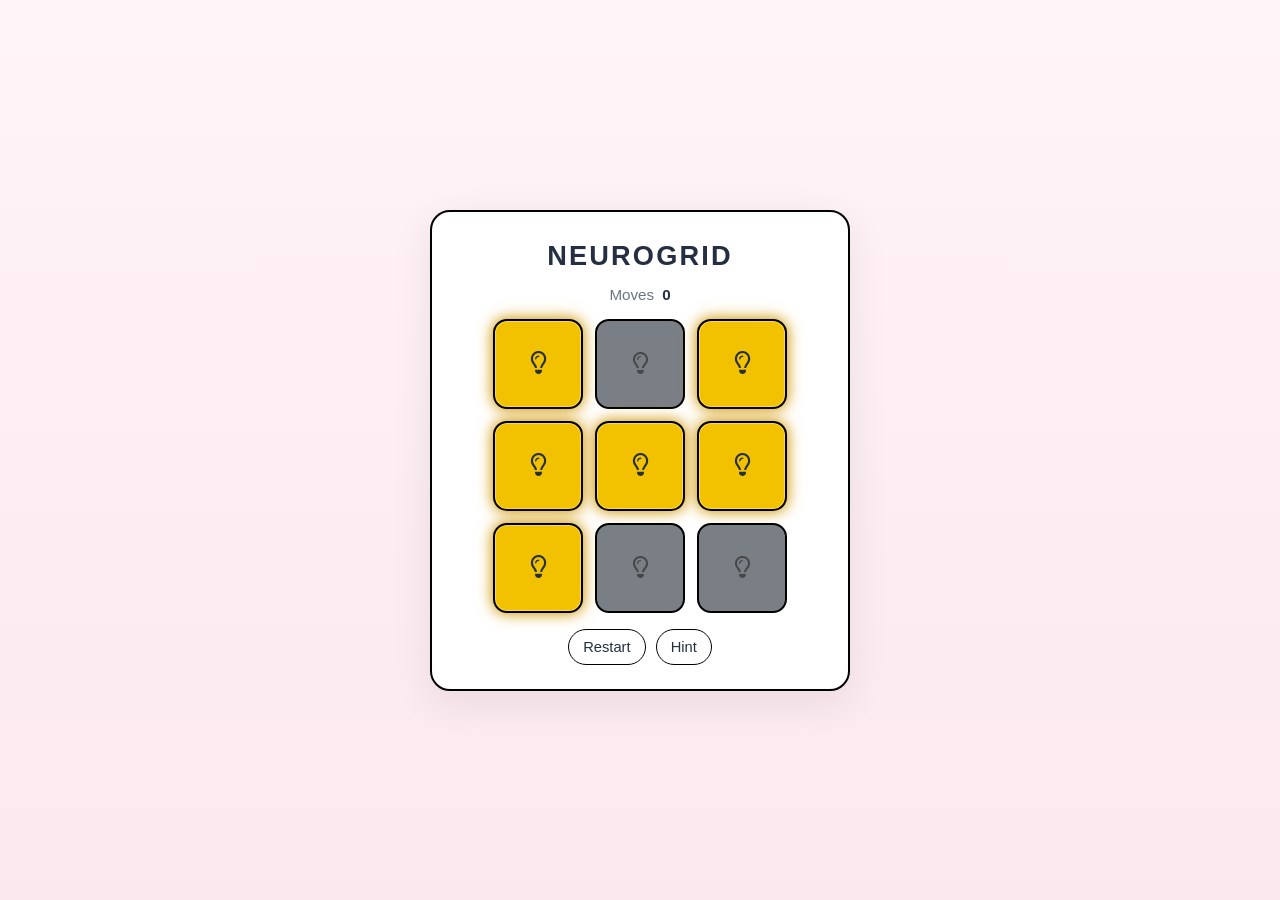
<file: index.html>
<!DOCTYPE html>
<html lang="en">
<head>
  <meta charset="UTF-8" />
  <meta name="viewport" content="width=device-width, initial-scale=1.0" />
  <title>NeuroGrid</title>
  <link rel="stylesheet" href="styles.css" />
  <link rel="stylesheet" href="https://cdnjs.cloudflare.com/ajax/libs/font-awesome/6.5.2/css/all.min.css" />
</head>
<body>
  <main class="game-shell">
    <h1 class="title">NeuroGrid</h1>
    <div class="status">Moves <strong id="moves">0</strong></div>
    <div class="grid" id="grid"></div>
    <div class="controls">
      <button onclick="newGame()">Restart</button>
      <button onclick="getHint()">Hint</button>
    </div>
  </main>

  <script src="script.js"></script>
</body>
</html>
</file>
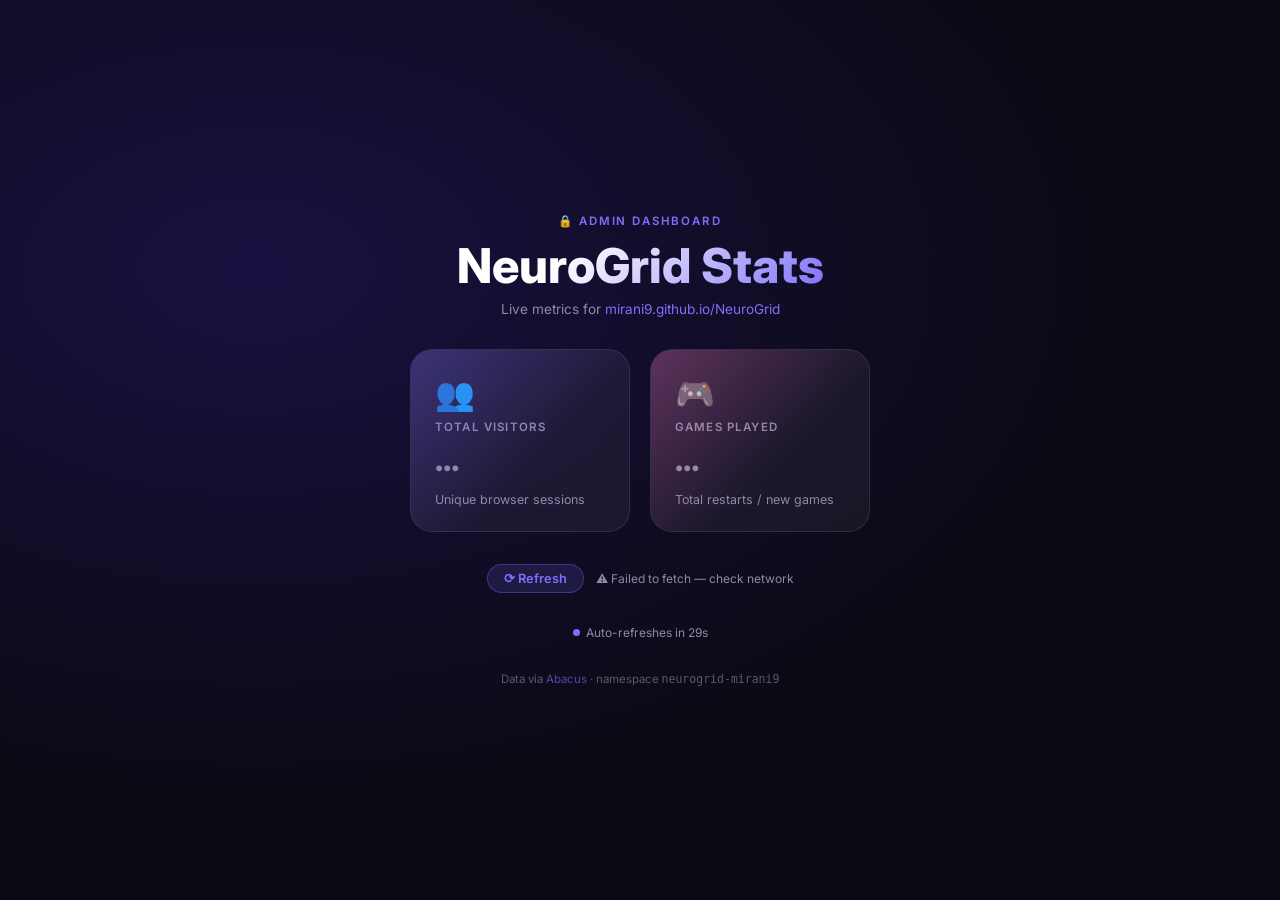
<file: admin.html>
<!-- ONLY FOR ADMIN -->
<!DOCTYPE html>
<html lang="en">
<head>
  <meta charset="UTF-8" />
  <meta name="viewport" content="width=device-width, initial-scale=1.0" />
  <title>NeuroGrid · Admin</title>
  <!-- Prevent search engines from indexing this page -->
  <meta name="robots" content="noindex, nofollow" />
  <link rel="preconnect" href="https://fonts.googleapis.com" />
  <link rel="preconnect" href="https://fonts.gstatic.com" crossorigin />
  <link href="https://fonts.googleapis.com/css2?family=Inter:wght@300;400;600;700;800&display=swap" rel="stylesheet" />
  <style>
    *, *::before, *::after { box-sizing: border-box; margin: 0; padding: 0; }

    :root {
      --bg-1: #0a0a14;
      --bg-2: #0f0f1e;
      --card: rgba(255,255,255,0.05);
      --card-border: rgba(255,255,255,0.10);
      --accent: #7c6ffa;
      --accent-2: #f472b6;
      --text: #f1f1f9;
      --muted: #8b8ba9;
    }

    body {
      min-height: 100vh;
      font-family: 'Inter', sans-serif;
      background: radial-gradient(ellipse at 20% 30%, #1a1040 0%, var(--bg-1) 60%),
                  radial-gradient(ellipse at 80% 70%, #150d2a 0%, transparent 60%);
      color: var(--text);
      display: flex;
      flex-direction: column;
      align-items: center;
      justify-content: center;
      padding: 32px 16px;
      gap: 32px;
    }

    /* ── Header ── */
    .header {
      text-align: center;
    }
    .header-label {
      font-size: 0.72rem;
      font-weight: 600;
      letter-spacing: 0.16em;
      text-transform: uppercase;
      color: var(--accent);
      margin-bottom: 8px;
    }
    .header h1 {
      font-size: clamp(1.8rem, 5vw, 3rem);
      font-weight: 800;
      background: linear-gradient(135deg, #fff 30%, var(--accent));
      -webkit-background-clip: text;
      -webkit-text-fill-color: transparent;
      background-clip: text;
    }
    .header-sub {
      margin-top: 6px;
      font-size: 0.85rem;
      color: var(--muted);
    }

    /* ── Cards grid ── */
    .cards {
      display: flex;
      gap: 20px;
      flex-wrap: wrap;
      justify-content: center;
    }

    .card {
      width: 220px;
      background: var(--card);
      border: 1px solid var(--card-border);
      border-radius: 22px;
      padding: 28px 24px 24px;
      backdrop-filter: blur(14px);
      display: flex;
      flex-direction: column;
      gap: 10px;
      position: relative;
      overflow: hidden;
      transition: transform 0.25s ease, box-shadow 0.25s ease;
    }

    .card:hover {
      transform: translateY(-4px);
      box-shadow: 0 20px 48px rgba(0,0,0,0.4);
    }

    .card::before {
      content: '';
      position: absolute;
      inset: -1px;
      border-radius: 22px;
      background: linear-gradient(135deg, rgba(124,111,250,0.3), transparent 60%);
      pointer-events: none;
    }

    .card:nth-child(2)::before {
      background: linear-gradient(135deg, rgba(244,114,182,0.3), transparent 60%);
    }

    .card-icon {
      font-size: 2rem;
      line-height: 1;
    }

    .card-label {
      font-size: 0.72rem;
      font-weight: 600;
      letter-spacing: 0.1em;
      text-transform: uppercase;
      color: var(--muted);
    }

    .card-value {
      font-size: 3rem;
      font-weight: 800;
      line-height: 1;
      color: #fff;
      letter-spacing: -0.02em;
      min-height: 1.2em;
      transition: color 0.4s;
    }

    .card-value.loading {
      color: var(--muted);
      font-size: 2rem;
    }

    .card-sub {
      font-size: 0.78rem;
      color: var(--muted);
    }

    /* ── Refresh bar ── */
    .refresh-row {
      display: flex;
      align-items: center;
      gap: 12px;
      color: var(--muted);
      font-size: 0.8rem;
    }

    #refresh-btn {
      background: rgba(124,111,250,0.15);
      border: 1px solid rgba(124,111,250,0.35);
      color: var(--accent);
      border-radius: 999px;
      padding: 6px 16px;
      font-size: 0.8rem;
      font-weight: 600;
      font-family: inherit;
      cursor: pointer;
      transition: background 0.2s, transform 0.15s;
    }

    #refresh-btn:hover {
      background: rgba(124,111,250,0.28);
      transform: translateY(-1px);
    }

    #refresh-btn:active { transform: scale(0.97); }

    #last-updated {
      font-size: 0.75rem;
      color: var(--muted);
    }

    /* ── Countdown ring ── */
    .countdown-wrap {
      display: flex;
      align-items: center;
      gap: 6px;
      color: var(--muted);
      font-size: 0.75rem;
    }

    .dot {
      width: 7px; height: 7px;
      border-radius: 50%;
      background: var(--accent);
      animation: pulse-dot 1.5s ease-in-out infinite;
    }

    @keyframes pulse-dot {
      0%, 100% { opacity: 1; transform: scale(1); }
      50%       { opacity: 0.4; transform: scale(0.7); }
    }

    /* ── Footer ── */
    .footer {
      font-size: 0.72rem;
      color: var(--muted);
      text-align: center;
      opacity: 0.6;
    }

    .footer a { color: var(--accent); text-decoration: none; }
    .footer a:hover { text-decoration: underline; }

    /* ── Spin animation on refresh ── */
    @keyframes spin { to { transform: rotate(360deg); } }
    .spinning { display: inline-block; animation: spin 0.6s linear; }
  </style>
</head>
<body>

  <div class="header">
    <div class="header-label">🔒 Admin Dashboard</div>
    <h1>NeuroGrid Stats</h1>
    <div class="header-sub">Live metrics for <a href="https://mirani9.github.io/NeuroGrid/" target="_blank" style="color:var(--accent);text-decoration:none;">mirani9.github.io/NeuroGrid</a></div>
  </div>

  <div class="cards">
    <div class="card" id="card-visitors">
      <div class="card-icon">👥</div>
      <div class="card-label">Total Visitors</div>
      <div class="card-value loading" id="val-visitors">…</div>
      <div class="card-sub">Unique browser sessions</div>
    </div>
    <div class="card" id="card-games">
      <div class="card-icon">🎮</div>
      <div class="card-label">Games Played</div>
      <div class="card-value loading" id="val-games">…</div>
      <div class="card-sub">Total restarts / new games</div>
    </div>
  </div>

  <div class="refresh-row">
    <button id="refresh-btn" onclick="manualRefresh()">⟳ Refresh</button>
    <span id="last-updated">Never refreshed</span>
  </div>

  <div class="countdown-wrap">
    <div class="dot"></div>
    <span id="countdown-label">Auto-refreshes in 30s</span>
  </div>

  <div class="footer">
    Data via <a href="https://abacus.jasoncameron.dev" target="_blank">Abacus</a> · namespace <code>neurogrid-mirani9</code>
  </div>

  <script>
    const NS = "neurogrid-mirani9";
    let countdown = 30;
    let countdownInterval = null;

    function fmt(n) {
      if (n === null || n === undefined) return "—";
      if (n >= 1_000_000) return (n / 1_000_000).toFixed(1).replace(/\.0$/, "") + "M";
      if (n >= 1_000)     return (n / 1_000).toFixed(1).replace(/\.0$/, "") + "k";
      return n.toLocaleString();
    }

    function setVal(id, value) {
      const el = document.getElementById(id);
      el.classList.remove("loading");
      el.textContent = fmt(value);
    }

    async function fetchStats() {
      try {
        const [vRes, gRes] = await Promise.all([
          fetch(`https://abacus.jasoncameron.dev/get/${NS}/visitors`),
          fetch(`https://abacus.jasoncameron.dev/get/${NS}/games`),
        ]);
        const v = await vRes.json();
        const g = await gRes.json();
        setVal("val-visitors", v.value);
        setVal("val-games",    g.value);

        const now = new Date();
        document.getElementById("last-updated").textContent =
          "Last updated: " + now.toLocaleTimeString();
      } catch (err) {
        document.getElementById("last-updated").textContent = "⚠ Failed to fetch — check network";
      }
    }

    function resetCountdown() {
      countdown = 30;
      document.getElementById("countdown-label").textContent = `Auto-refreshes in ${countdown}s`;
      clearInterval(countdownInterval);
      countdownInterval = setInterval(() => {
        countdown--;
        document.getElementById("countdown-label").textContent =
          countdown > 0 ? `Auto-refreshes in ${countdown}s` : "Refreshing…";
        if (countdown <= 0) {
          fetchStats();
          resetCountdown();
        }
      }, 1000);
    }

    function manualRefresh() {
      const btn = document.getElementById("refresh-btn");
      btn.innerHTML = '<span class="spinning">⟳</span> Refresh';
      fetchStats().then(() => {
        btn.innerHTML = '⟳ Refresh';
        resetCountdown();
      });
    }

    // Init
    fetchStats();
    resetCountdown();
  </script>
</body>
</html>
</file>
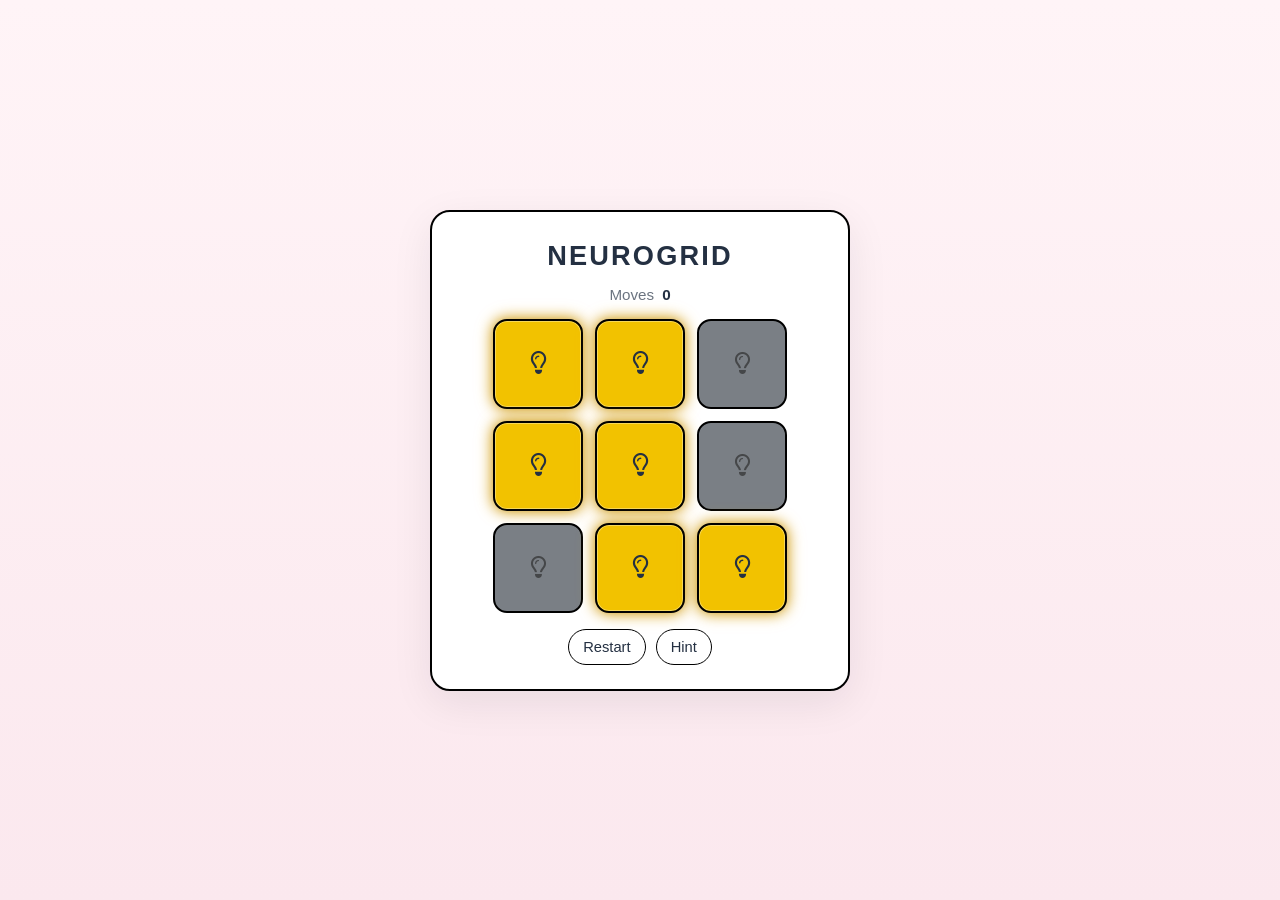
<file: lfg.html>
<!DOCTYPE html>
<html lang="en">
<head>
  <meta charset="UTF-8" />
  <meta name="viewport" content="width=device-width, initial-scale=1.0" />
  <title>Light Flip Puzzle</title>
  <link rel="stylesheet" href="styles.css" />
  <link rel="stylesheet" href="https://cdnjs.cloudflare.com/ajax/libs/font-awesome/6.5.2/css/all.min.css" />
</head>
<body>
  <main class="game-shell">
    <h1 class="title">NeuroGrid</h1>
    <div class="status">Moves <strong id="moves">0</strong></div>
    <div class="grid" id="grid"></div>
    <div class="controls">
      <button onclick="newGame()">Restart</button>
      <button onclick="getHint()">Hint</button>
    </div>
  </main>

  <script src="logic.js"></script>
</body>
</html>
</file>
<file: styles.css>
:root {
  --bg: #f4f5f7;
  --panel: #ffffff;
  --border: #000000;
  --text: #243042;
  --muted: #6b7480;
  --tile-off: #7a7f85;
  --tile-on: #f2c200;
  --tile-on-shadow: #c78f00;
}

* { box-sizing: border-box; }

body {
  margin: 0;
  min-height: 100vh;
  font-family: "Segoe UI", Tahoma, Geneva, Verdana, sans-serif;
  background: linear-gradient(180deg, #fff4f7 0%, #fbe8ee 100%);
  color: var(--text);
  display: grid;
  place-items: center;
}

.game-shell {
  width: min(92vw, 420px);
  padding: 28px 24px 24px;
  background: var(--panel);
  border: 2px solid var(--border);
  border-radius: 20px;
  box-shadow: 0 12px 40px rgba(15, 23, 42, 0.08);
}

.title {
  margin: 0 0 14px;
  text-align: center;
  font-size: 1.7rem;
  letter-spacing: 0.08em;
  text-transform: uppercase;
  font-weight: 700;
}

.status {
  display: flex;
  justify-content: center;
  align-items: center;
  gap: 8px;
  margin-bottom: 16px;
  font-size: 0.95rem;
  color: var(--muted);
}

.status strong {
  color: var(--text);
  font-weight: 700;
}

.grid {
  display: grid;
  grid-template-columns: repeat(3, minmax(72px, 90px));
  gap: 12px;
  justify-content: center;
  margin-bottom: 16px;
}

.tile {
  width: 100%;
  aspect-ratio: 1;
  border: 2px solid #000000;
  border-radius: 14px;
  background: var(--tile-off);
  cursor: pointer;
  transition: transform 0.18s ease, box-shadow 0.18s ease, background 0.24s ease;
  display: grid;
  place-items: center;
  padding: 0;
}

.bulb-icon {
  font-size: 1.35rem;
  line-height: 1;
  filter: grayscale(1) opacity(0.7);
  transition: transform 0.18s ease, filter 0.18s ease;
}

.tile:hover {
  transform: translateY(-3px) scale(1.03);
  box-shadow: 0 8px 16px rgba(15, 23, 42, 0.12);
  border-color: #000000;
}

.tile:active {
  transform: scale(0.98);
}

.tile.on {
  background: var(--tile-on);
  border-color: #000000;
  box-shadow: inset 0 0 0 1px rgba(255,255,255,0.35), 0 0 14px var(--tile-on-shadow), 0 0 20px rgba(255, 193, 7, 0.25);
}

.tile.on .bulb-icon {
  filter: none;
  transform: scale(1.05);
}

.controls {
  display: flex;
  justify-content: center;
  gap: 10px;
}

button {
  border: 1px solid var(--border);
  border-radius: 999px;
  background: #fff;
  color: var(--text);
  padding: 9px 14px;
  font-size: 0.92rem;
  cursor: pointer;
  transition: transform 0.16s ease, box-shadow 0.16s ease, border-color 0.16s ease;
}

button:hover {
  transform: translateY(-1px);
  box-shadow: 0 6px 12px rgba(15, 23, 42, 0.08);
  border-color: #bfc7d0;
}

button:active {
  transform: scale(0.97);
}

@media (max-width: 480px) {
  .game-shell { padding: 22px 16px 18px; }
  .grid { gap: 10px; }
}

/* ── Stats bar ─────────────────────────────────────────────── */
.stats-bar {
  display: flex;
  align-items: center;
  justify-content: center;
  gap: 0;
  margin-bottom: 18px;
  background: #f9f9fb;
  border: 1.5px solid #e4e6ea;
  border-radius: 14px;
  padding: 8px 18px;
}

.stat-pill {
  display: flex;
  align-items: center;
  gap: 6px;
  flex: 1;
  justify-content: center;
}

.stat-icon { font-size: 1rem; line-height: 1; }

.stat-label {
  font-size: 0.72rem;
  text-transform: uppercase;
  letter-spacing: 0.06em;
  color: var(--muted);
  font-weight: 600;
}

.stat-value {
  font-size: 0.95rem;
  font-weight: 700;
  color: var(--text);
  min-width: 2ch;
  text-align: right;
  transition: color 0.3s;
}

.stat-divider {
  width: 1.5px;
  height: 28px;
  background: #e4e6ea;
  flex-shrink: 0;
  margin: 0 8px;
}

/* ── Win overlay ───────────────────────────────────────────── */
#win-banner {
  position: absolute;
  inset: 0;
  border-radius: 20px;
  background: rgba(255, 255, 255, 0.88);
  backdrop-filter: blur(6px);
  display: grid;
  place-items: center;
  animation: fadeInBanner 0.3s ease;
  z-index: 10;
}

@keyframes fadeInBanner {
  from { opacity: 0; transform: scale(0.95); }
  to   { opacity: 1; transform: scale(1); }
}

.win-inner {
  text-align: center;
  display: flex;
  flex-direction: column;
  align-items: center;
  gap: 10px;
}

.win-emoji { font-size: 3rem; animation: popIn 0.4s ease; }

@keyframes popIn {
  0%   { transform: scale(0.3) rotate(-15deg); opacity: 0; }
  70%  { transform: scale(1.2) rotate(5deg);  opacity: 1; }
  100% { transform: scale(1)   rotate(0deg);  opacity: 1; }
}

.win-title { font-size: 1.5rem; font-weight: 700; color: var(--text); }

.win-sub { font-size: 0.95rem; color: var(--muted); }

.win-btn {
  margin-top: 6px;
  padding: 10px 28px;
  border-radius: 999px;
  border: 2px solid #000;
  background: #000;
  color: #fff;
  font-size: 0.95rem;
  font-weight: 600;
  cursor: pointer;
  transition: transform 0.15s ease, box-shadow 0.15s ease;
}

.win-btn:hover {
  transform: translateY(-2px);
  box-shadow: 0 8px 20px rgba(0,0,0,0.2);
}

.game-shell { position: relative; }
</file>
